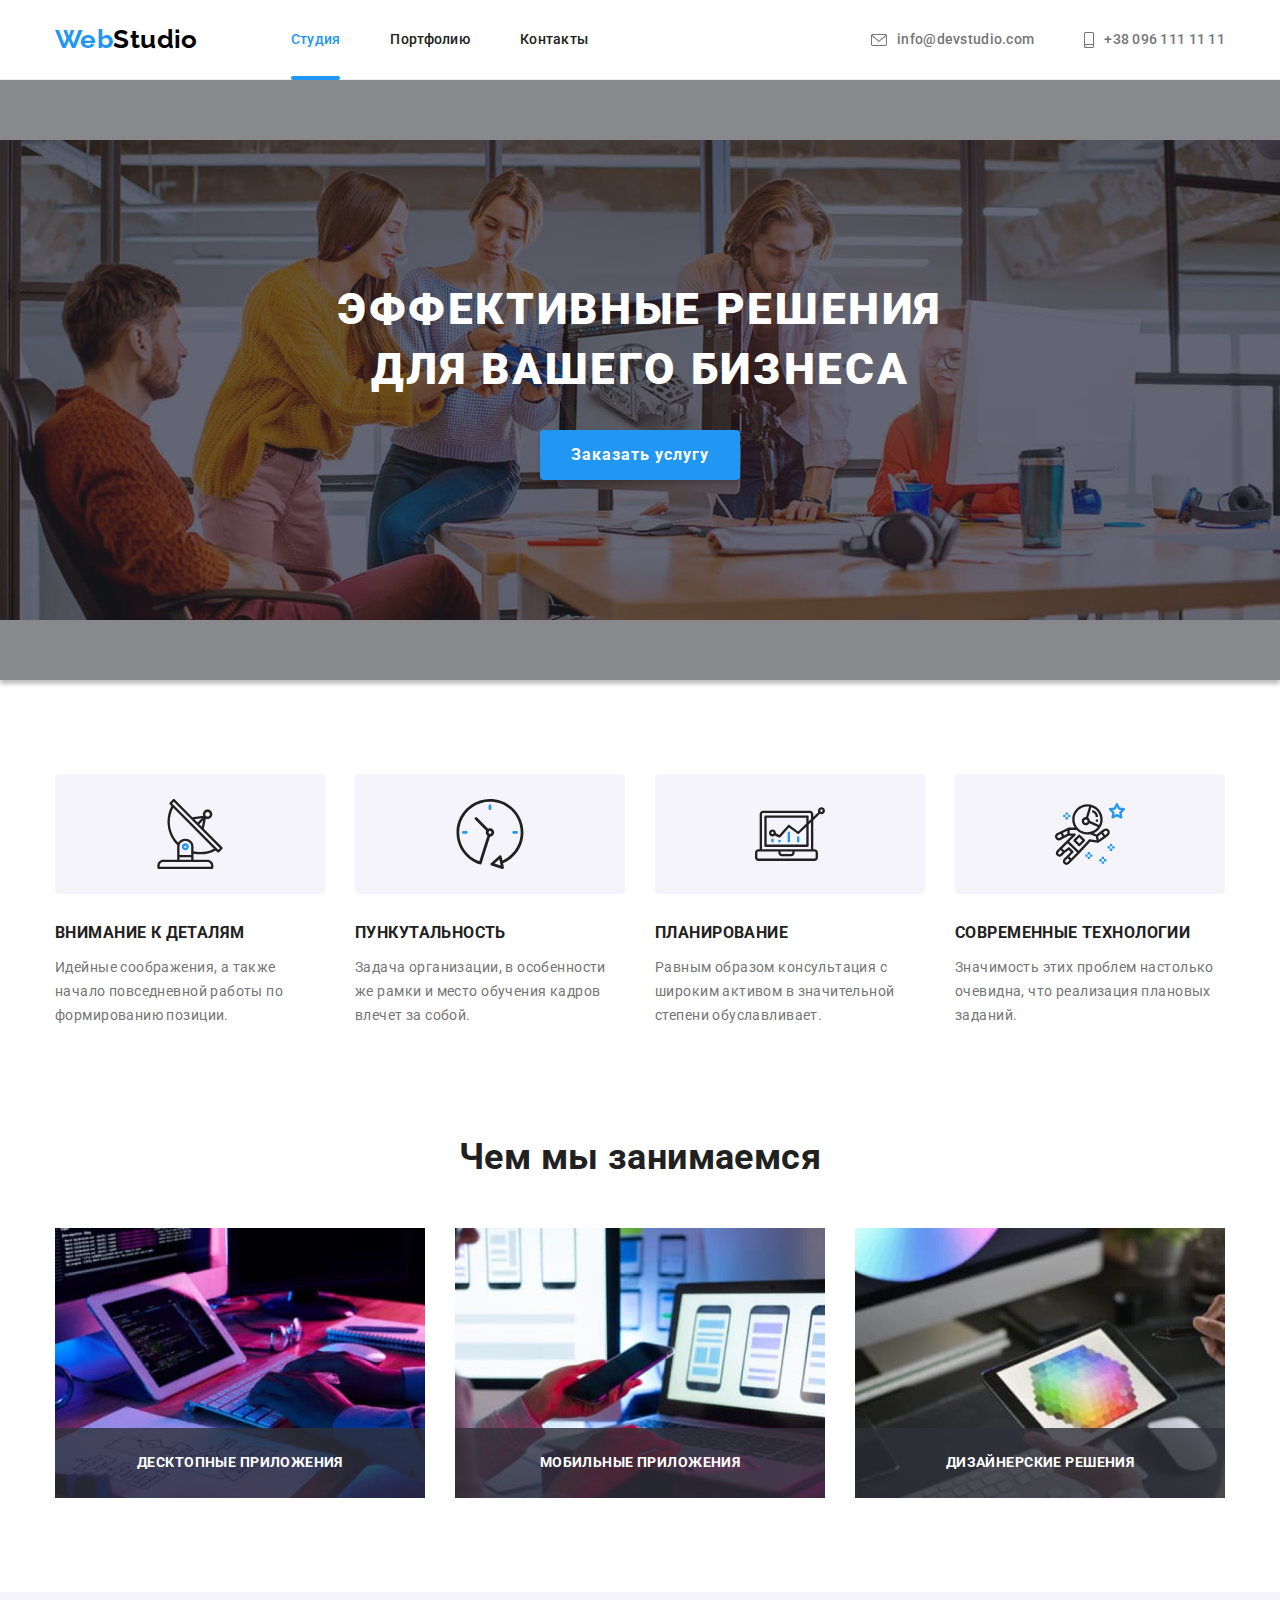
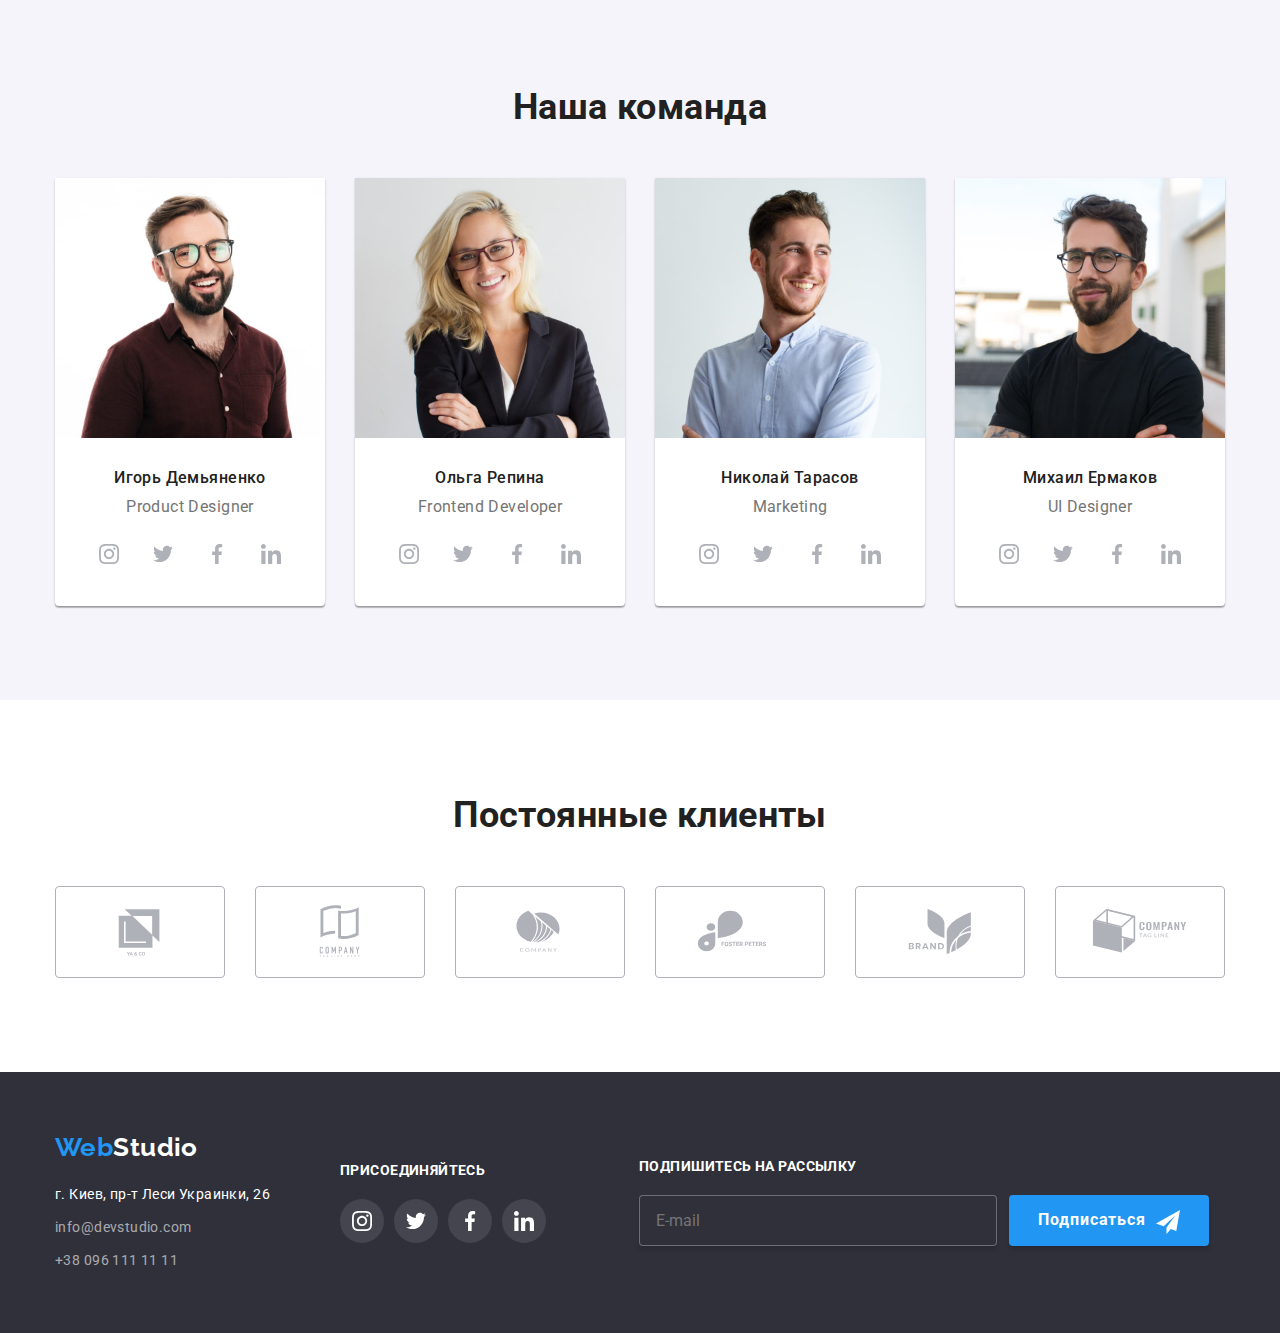
<file: index.html>
<!DOCTYPE html>
<html lang="ru">
<head>
    <meta charset="UTF-8">
    <meta http-equiv="X-UA-Compatible" content="IE=edge">
    <meta name="viewport" content="width=device-width, initial-scale=1.0">

    <link rel="preconnect" href="https://fonts.googleapis.com">
    <link rel="preconnect" href="https://fonts.gstatic.com" crossorigin>
    <link href="https://fonts.googleapis.com/css2?family=Raleway:wght@700&family=Roboto:wght@400;500;700;900&display=swap" rel="stylesheet">

    <link rel="stylesheet" href="https://cdnjs.cloudflare.com/ajax/libs/modern-normalize/1.0.0/modern-normalize.min.css"/>
    <link rel="stylesheet" href="./css/styles.css">

    <title>WebStudio</title>
</head>
<body>
    <header>
        <div class="container">
            <div class="header-box">
                <nav class="nav-box">
                    <a href="./" class="logo">
                        <span>Web</span>Studio
                    </a>
                <ul class="nav-list">
                    <li class="item">
                    <a href="./" class="link current">
                            Студия
                        </a>
                    </li>
                    <li class="item">
                        <a href="./portfolio.html" class="link">
                            Портфолию
                        </a>
                    </li>
                    <li class="item">
                        <a href="" class="link">
                            Контакты
                        </a>
                    </li>
                </ul>
                </nav>
                <ul class="contact-list">
                    <li class="item">
                        <a href="mailto:info@devstudio.com" class="contact">
                            <svg class="mail-icon">
                                <use href="./images/icons.svg#icon-mail"></use>
                            </svg>info@devstudio.com
                        </a>
                    </li>
                    <li class="item">
                        <a href="tel:+380961111111" class="contact">
                            <svg class="phone-icon">
                                <use href="./images/icons.svg#icon-phone"></use>
                            </svg>+38 096 111 11 11
                        </a>
                    </li>
                </ul>
            </div>
        </div>
    </header>


    <main>

        <!-- Hero -->

        <section class="hero">
            <div class="container">
                <h1 class="hero-title">
                    Эффективные решения<br> для вашего бизнеса
                </h1>
                <button type="button" class="hero-button" data-modal-open>Заказать услугу</button>
            </div>
        </section>

        <!-- Наши преимущества -->

        <section class="benefits">
            <div class="container">
                <h2 class="visually-hidden">Наши преимущества</h2>
            <ul class="benefits-list">
                <li class="item">
                    <div class="benefits-item-icon">
                        <svg class="benefits-icon">
                            <use href="./images/icons.svg#icon-antenna"></use>
                        </svg>
                    </div>
                    <h3 class="benefits-title">
                        ВНИМАНИЕ К ДЕТАЛЯМ
                    </h3>
                    <p>
                        Идейные соображения, а также начало повседневной работы по формированию позиции.
                    </p>
                </li>
                <li class="item">
                    <div class="benefits-item-icon">
                        <svg class="benefits-icon">
                            <use href="./images/icons.svg#icon-clock"></use>
                        </svg>
                    </div>
                    <h3 class="benefits-title">
                        ПУНКУТАЛЬНОСТЬ
                    </h3>
                    <p>
                        Задача организации, в особенности же рамки и место обучения кадров влечет за собой.
                    </p>
                </li>
                <li class="item">
                    <div class="benefits-item-icon">
                        <svg class="benefits-icon">
                            <use href="./images/icons.svg#icon-pc"></use>
                        </svg>
                    </div>
                    <h3 class="benefits-title">
                        ПЛАНИРОВАНИЕ
                    </h3>
                    <p>
                        Равным образом консультация с широким активом в значительной степени обуславливает.
                    </p>
                </li>
                <li class="item">
                    <div class="benefits-item-icon">
                        <svg class="benefits-icon">
                            <use href="./images/icons.svg#icon-astronaut"></use>
                        </svg>
                    </div>
                    <h3 class="benefits-title">
                        СОВРЕМЕННЫЕ ТЕХНОЛОГИИ
                    </h3>
                    <p>
                        Значимость этих проблем настолько очевидна, что реализация плановых заданий.
                    </p>
                </li>
            </ul>
            </div>
        </section>

        <!-- Чем мы занимаемся -->
        
        <section class="work">
            <div class="container">
                <h2 class="work-title">
                    Чем мы занимаемся
                </h2>
                <ul class="work-list">
                    <li class="item">
                        <img src="./images/box1.jpg" class="work-img" alt="отображение процесса написания кода">
                        <p class="work-text">Десктопные приложения</p>
                    </li>
                    <li class="item">
                        <img src="./images/box2.jpg" class="work-img" alt="отображение процесса моделирования структуры приложения">
                        <p class="work-text">Мобильные приложения</p>
                    </li>
                    <li class="item">
                        <img src="./images/box3.jpg" class="work-img" alt="изображения процесса коллористики">
                        <p class="work-text">Дизайнерские решения</p>
                    </li>
                </ul>
            </div>
        </section>

        <!-- Команада -->

        <section class="team">
            <div class="container">
                <h2 class="team-title">
                    Наша команда
                </h2>
                <ul class="team-list">
                    <li class="item">
                        <div>
                            <img src="./images/img1.jpg" class="team-img" alt="Фото Игорь Демьяненко">
                            <h3 class="teammember">
                                Игорь Демьяненко
                            </h3>
                            <p class="prof">
                                Product Designer
                            </p>
                        </div>
                        <ul class="social-list">
                            <li class="item">
                                <a href="" class="social">
                                    <svg class="social-icon">
                                        <use href="./images/icons.svg#icon-instagram"></use>
                                    </svg>
                                </a>
                            </li>
                            <li class="item">
                                <a href="" class="social">
                                    <svg class="social-icon">
                                        <use href="./images/icons.svg#icon-twitter"></use>
                                    </svg>
                                </a>
                            </li>
                            <li class="item">
                                <a href="" class="social">
                                    <svg class="social-icon">
                                        <use href="./images/icons.svg#icon-facebook"></use>
                                    </svg>
                                </a>
                            </li>
                            <li class="item">
                                <a href="" class="social">
                                    <svg class="social-icon">
                                        <use href="./images/icons.svg#icon-linkedin"></use>
                                    </svg>
                                </a>
                            </li>
                        </ul>
                    </li>
                    <li class="item">
                        <div>
                            <img src="./images/img2.jpg" class="team-img" alt="Фото Ольга Репина">
                            <h3 class="teammember">
                                Ольга Репина
                            </h3>
                            <p class="prof">
                                Frontend Developer
                            </p>
                        </div>
                        <ul class="social-list">
                            <li class="item">
                                <a href="" class="social">
                                    <svg class="social-icon">
                                        <use href="./images/icons.svg#icon-instagram"></use>
                                    </svg>
                                </a>
                            </li>
                            <li class="item">
                                <a href="" class="social">
                                    <svg class="social-icon">
                                        <use href="./images/icons.svg#icon-twitter"></use>
                                    </svg>
                                </a>
                            </li>
                            <li class="item">
                                <a href="" class="social">
                                    <svg class="social-icon">
                                        <use href="./images/icons.svg#icon-facebook"></use>
                                    </svg>
                                </a>
                            </li>
                            <li class="item">
                                <a href="" class="social">
                                    <svg class="social-icon">
                                        <use href="./images/icons.svg#icon-linkedin"></use>
                                    </svg>
                                </a>
                            </li>
                        </ul>
                    </li>
                    <li class="item">
                        <div>
                            <img src="./images/img3.jpg" class="team-img" alt="Фото Николай Тарасов">
                            <h3 class="teammember">
                                Николай Тарасов
                            </h3>
                            <p class="prof">
                                Marketing
                            </p>
                        </div>
                        <ul class="social-list">
                            <li class="item">
                                <a href="" class="social">
                                    <svg class="social-icon">
                                        <use href="./images/icons.svg#icon-instagram"></use>
                                    </svg>
                                </a>
                            </li>
                            <li class="item">
                                <a href="" class="social">
                                    <svg class="social-icon">
                                        <use href="./images/icons.svg#icon-twitter"></use>
                                    </svg>
                                </a>
                            </li>
                            <li class="item">
                                <a href="" class="social">
                                    <svg class="social-icon">
                                        <use href="./images/icons.svg#icon-facebook"></use>
                                    </svg>
                                </a>
                            </li>
                            <li class="item">
                                <a href="" class="social">
                                    <svg class="social-icon">
                                        <use href="./images/icons.svg#icon-linkedin"></use>
                                    </svg>
                                </a>
                            </li>
                        </ul>
                    </li>
                    <li class="item">
                        <div>
                            <img src="./images/img4.jpg" class="team-img" alt="Фото Михаил Ермаков">
                            <h3 class="teammember">
                                Михаил Ермаков
                            </h3>
                            <p class="prof">
                                UI Designer
                            </p>
                        </div>
                        <ul class="social-list">
                            <li class="item">
                                <a href="" class="social">
                                    <svg class="social-icon">
                                        <use href="./images/icons.svg#icon-instagram"></use>
                                    </svg>
                                </a>
                            </li>
                            <li class="item">
                                <a href="" class="social">
                                    <svg class="social-icon">
                                        <use href="./images/icons.svg#icon-twitter"></use>
                                    </svg>
                                </a>
                            </li>
                            <li class="item">
                                <a href="" class="social">
                                    <svg class="social-icon">
                                        <use href="./images/icons.svg#icon-facebook"></use>
                                    </svg>
                                </a>
                            </li>
                            <li class="item">
                                <a href="" class="social">
                                    <svg class="social-icon">
                                        <use href="./images/icons.svg#icon-linkedin"></use>
                                    </svg>
                                </a>
                            </li>
                        </ul>
                    </li>
                </ul>
            </div>
        </section>

        <!-- Постоянные клиенты -->

        <section class="clients">
            <div class="container">
                <h2 class="clients-title">Постоянные клиенты</h2>
                <ul class="clients-list">
                    <li class="item">
                        <a href="" class="clients-link">
                            <svg class="clients-icon">
                                <use href="./images/icons.svg#icon-ya-co"></use>
                            </svg>
                        </a>
                    </li>
                    <li class="item">
                        <a href="" class="clients-link">
                            <svg class="clients-icon">
                                <use href="./images/icons.svg#icon-tagline"></use>
                            </svg>
                        </a>
                    </li>
                    <li class="item">
                        <a href="" class="clients-link">
                            <svg class="clients-icon">
                                <use href="./images/icons.svg#icon-company"></use>
                            </svg>
                        </a>
                    </li>
                    <li class="item">
                        <a href="" class="clients-link">
                            <svg class="clients-icon">
                                <use href="./images/icons.svg#icon-foster-peters"></use>
                            </svg>
                        </a>
                    </li>
                    <li class="item">
                        <a href="" class="clients-link">
                            <svg class="clients-icon">
                                <use href="./images/icons.svg#icon-brand"></use>
                            </svg>
                        </a>
                    </li>
                    <li class="item">
                        <a href="" class="clients-link">
                            <svg class="clients-icon">
                                <use href="./images/icons.svg#icon-tag-line-company"></use>
                            </svg>
                        </a>
                    </li>
                </ul>
            </div>
        </section>

    </main>


    <footer>
        <div class="container">
            <div class="footer-box">
                <div class="footer-address-box">
                    <a href="./" class="logo-bottom">
                    <span>Web</span>Studio
                    </a>
                    <address>
                        <ul class="address-list">
                            <li class="item">
                                <a href="https://goo.gl/maps/whAi3UK1nWmwFPA69" class="geo">г. Киев, пр-т Леси Украинки, 26</a>
                            </li>
                            <li class="item">
                                <a href="mailto:info@devstudio.com" class="address-contact">
                                    info@devstudio.com
                                </a>
                            </li>
                            <li class="item">
                                <a href="tel:+380961111111" class="address-contact">
                                    +38 096 111 11 11
                                </a>
                            </li>
                        </ul>
                    </address>
                </div>

                <div class="footer-social-box">
                    <p class="footer-text">Присоединяйтесь</p>
                    <ul class="footer-social-list">
                        <li class="item">
                            <a href="" class="footer-social">
                                <svg class="footer-social-icon">
                                    <use href="./images/icons.svg#icon-instagram"></use>
                                </svg>
                            </a>
                        </li>
                        <li class="item">
                            <a href="" class="footer-social">
                                <svg class="footer-social-icon">
                                    <use href="./images/icons.svg#icon-twitter"></use>
                                </svg>
                            </a>
                        </li>
                        <li class="item">
                            <a href="" class="footer-social">
                                <svg class="footer-social-icon">
                                    <use href="./images/icons.svg#icon-facebook"></use>
                                </svg>
                            </a>
                        </li>
                        <li class="item">
                            <a href="" class="footer-social">
                                <svg class="footer-social-icon">
                                    <use href="./images/icons.svg#icon-linkedin"></use>
                                </svg>
                            </a>
                        </li>
                    </ul>
                </div>

                <div class="footer-form">
                    <form action="" class="footer-form">
                        <h3 class="footer-text">Подпишитесь на рассылку</h3>
                        <div class="footer-form-feald">
                            <input type="email" name="user-email" id="" class="footer-form-input" placeholder="E-mail" required>
                            <button type="submit" class="footer-button">
                                Подписаться
                                <svg class="icon-send">
                                    <use href="./images/icons.svg#icon-send"></use>
                                </svg>
                            </button>
                        </div>
                    </form>
                </div>
            </div>
        </div>
    </footer>

    <!-- Modal Window -->

    <div class="backdrop is-hidden" data-modal>
        <div class="modal">
            <button type="button" class="close-btn" data-modal-close>
                <svg class="icon-close">
                    <use href="./images/icons.svg#icon-close"></use>
                </svg>
            </button>

            <form class="modal-form" action="">

                <h3 class="form-title">Оставьте свои данные, мы вам перезвоним</h3>

                <div class="form-feald">
                    <label for="name" class="input-label">Имя</label>
                    <input type="text" name="" id="name" class="form-input" required>
                    <svg class="input-icon">
                        <use href="./images/icons.svg#form-name-icon"></use>
                    </svg>
                </div>

                <div class="form-feald">
                    <label for="phone" class="input-label">Телефон</label>
                    <input type="tel" name="" id="phone" class="form-input" required>
                    <svg class="input-icon">
                        <use href="./images/icons.svg#form-phone-icon"></use>
                    </svg>
                </div>

                <div class="form-feald">
                    <label for="email" class="input-label">Почта</label>
                    <input type="email" name="" id="email" class="form-input" required>
                    <svg class="input-icon">
                        <use href="./images/icons.svg#form-mail-icon"></use>
                    </svg>
                </div>

                <div class="form-feald">
                    <label for="comment" class="input-label">Комментарий</label>
                    <textarea class="client-comment" name="" id="comment"  placeholder="Введите текст"></textarea>
                </div>

                <div class="licence">
                    <input type="checkbox" name="" id="licence" class="licence-check" required>
                    <label for="licence" class="licence-label">Соглашаюсь с рассылкой и принимаю <a href="#" class="licence-link">Условия договора</a></label>
                    <svg class="checked">
                        <use href="./images/icons.svg#checked"></use>
                    </svg>
                    <svg class="unchecked">
                        <use href="./images/icons.svg#unchecked"></use>
                    </svg>
                </div>

                <button type="submit" class="form-button">Отправить</button>

            </form>
        </div>
    </div>
    <script src="./js/modal.js"></script>
</body>
</html>
</file>
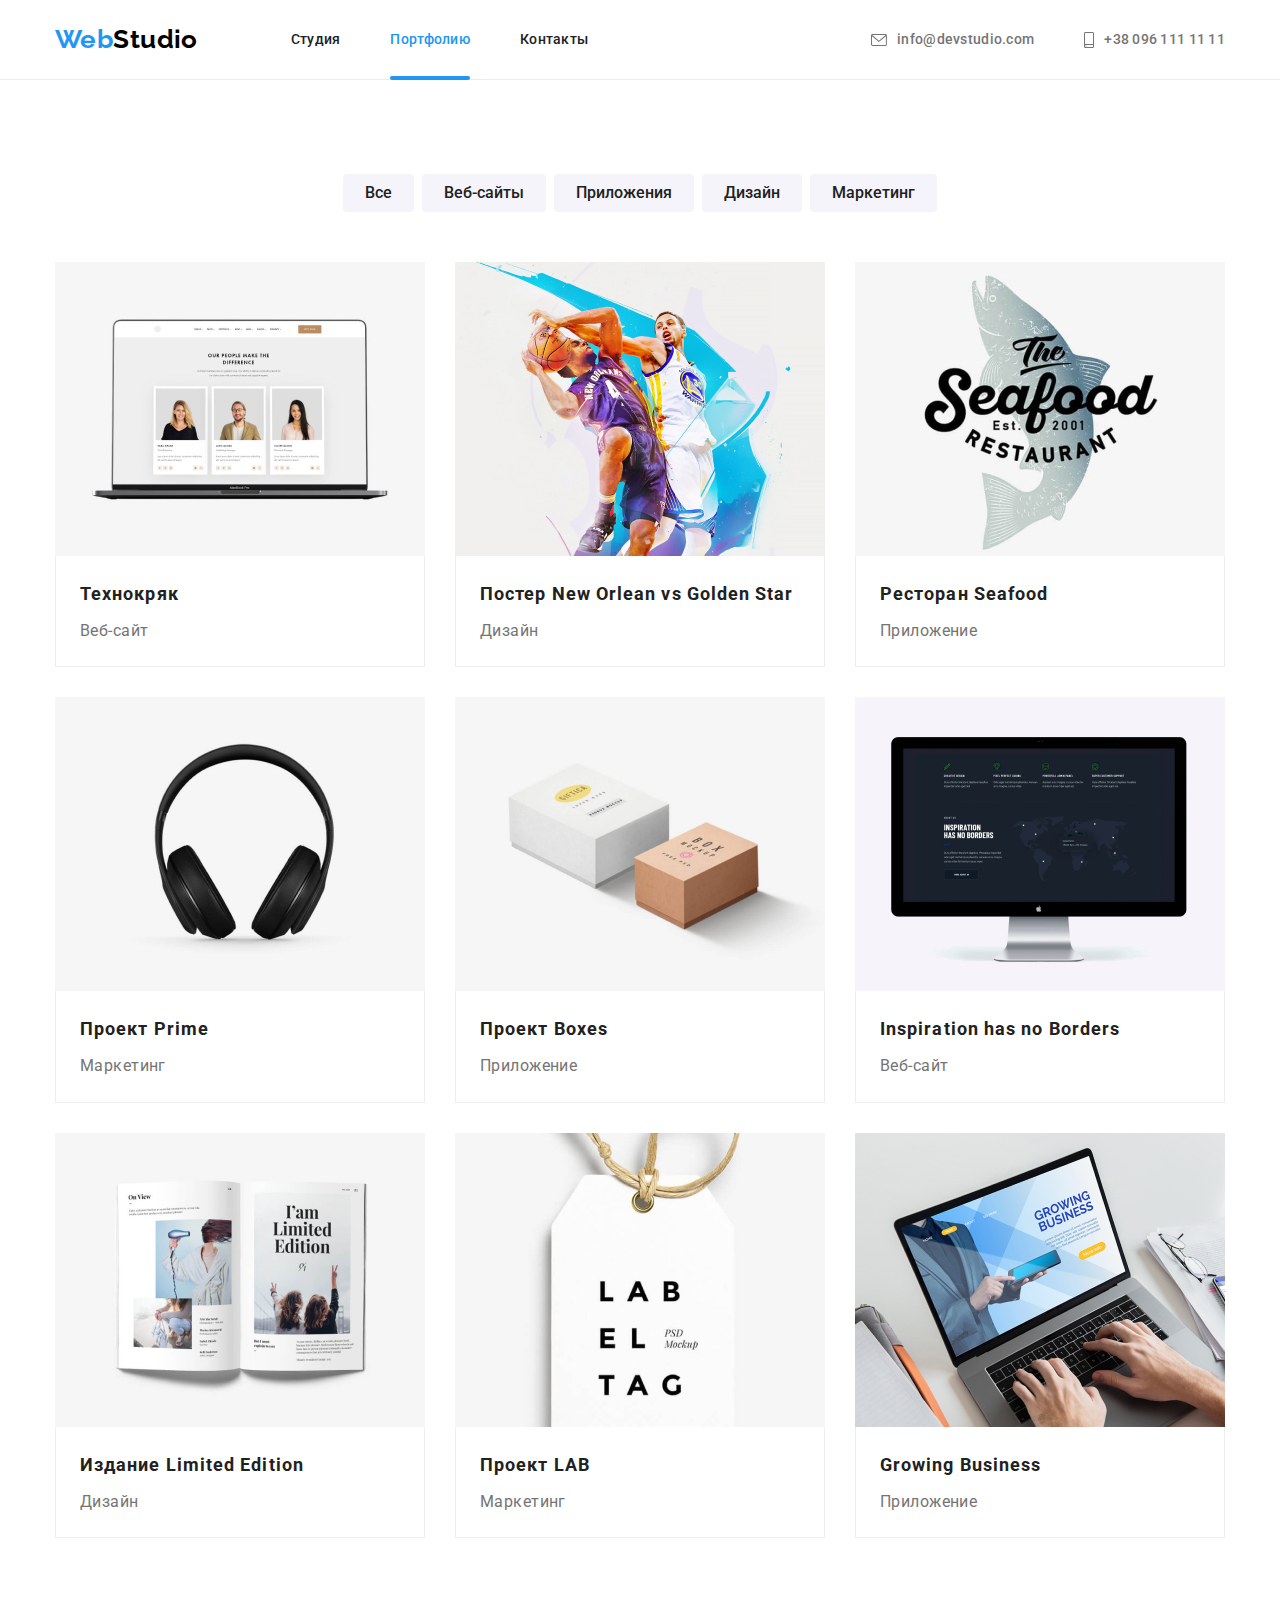
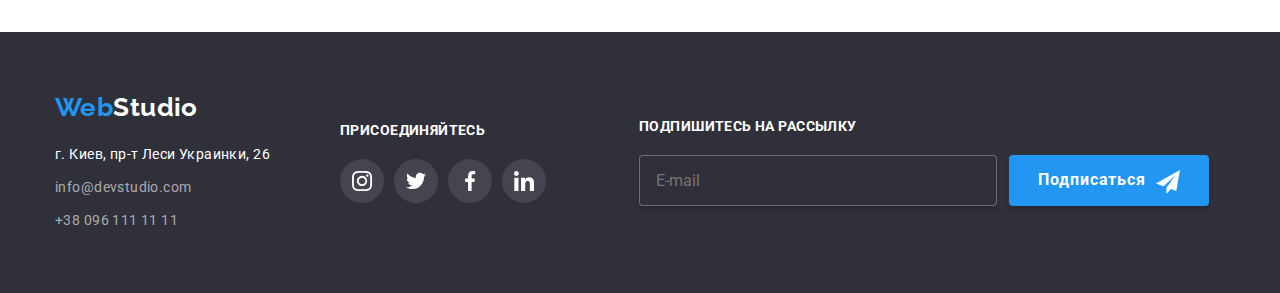
<file: portfolio.html>
<!DOCTYPE html>
<html lang="ru">
<head>
    <meta charset="UTF-8">
    <meta http-equiv="X-UA-Compatible" content="IE=edge">
    <meta name="viewport" content="width=device-width, initial-scale=1.0">

    <link rel="preconnect" href="https://fonts.googleapis.com">
    <link rel="preconnect" href="https://fonts.gstatic.com" crossorigin>
    <link href="https://fonts.googleapis.com/css2?family=Raleway:wght@700&family=Roboto:wght@400;500;700;900&display=swap" rel="stylesheet">

    <link rel="stylesheet" href="https://cdnjs.cloudflare.com/ajax/libs/modern-normalize/1.0.0/modern-normalize.min.css"/>
    <link rel="stylesheet" href="./css/styles.css">

    <title>WebStudio Portfolio</title>
</head>
<body>
    <header>
        <div class="container">
            <div class="header-box">
                <nav class="nav-box">
                    <a href="./" class="logo">
                        <span>Web</span>Studio
                    </a>
                <ul class="nav-list">
                    <li class="item">
                    <a href="./" class="link ">
                            Студия
                        </a>
                    </li>
                    <li class="item">
                        <a href="./portfolio.html" class="link current">
                            Портфолию
                        </a>
                    </li>
                    <li class="item">
                        <a href="" class="link">
                            Контакты
                        </a>
                    </li>
                </ul>
                </nav>
                <ul class="contact-list">
                    <li class="item">
                        <a href="mailto:info@devstudio.com" class="contact">
                            <svg class="mail-icon">
                                <use href="./images/icons.svg#icon-mail"></use>
                            </svg>info@devstudio.com
                        </a>
                    </li>
                    <li class="item">
                        <a href="tel:+380961111111" class="contact">
                            <svg class="phone-icon">
                                <use href="./images/icons.svg#icon-phone"></use>
                            </svg>+38 096 111 11 11
                        </a>
                    </li>
                </ul>
            </div>
        </div>
    </header>

    <main>
        <section class="portfolio">
            <div class="container">
                <h1 class="visually-hidden">Наше портфолио</h1>

                <!-- Кнопки -->

                <ul class="button-list">
                    <li class="item">
                        <button type="button" class="button">
                            Все
                        </button>
                    </li>
                    <li class="item">
                        <button type="button" class="button">
                            Веб-сайты
                        </button>
                    </li>
                    <li class="item">
                        <button type="button" class="button">
                            Приложения
                        </button>
                    </li>
                    <li class="item">
                        <button type="button" class="button">
                            Дизайн
                        </button>
                    </li>
                    <li class="item">
                        <button type="button" class="button">
                            Маркетинг
                        </button>
                    </li>
                </ul>

                <!-- Портфолио -->

                <ul class="project-list">
                    <li class="item">
                        <div class="project-box">
                            <img src="./images/portfolio/img1.jpg" class="project-img" alt="Изображение ноутбука с открытым сайтом">
                            <p class="project-overlay">
                                Ресурс предлагает комплексные предложения с разным уровнем функционала и сервисов. Все это позволит посетителю получить исчерпывающие сведения о компании или частном лице.
                            </p>
                        </div>
                        <div class="project-itm-box">
                            <h2 class="project-name">Технокряк</h2>
                            <p class="project-text">Веб-сайт</p>
                        </div>
                    </li>
                    <li class="item">
                        <div class="project-box">
                            <img src="./images/portfolio/img2.jpg" class="project-img" alt="Два спорцмена играют в баскетбол">
                            <p class="project-overlay">
                                Ресурс предлагает комплексные предложения с разным уровнем функционала и сервисов. Все это позволит посетителю получить исчерпывающие сведения о компании или частном лице.
                            </p>
                        </div>                         
                        <div class="project-itm-box">
                            <h2 class="project-name">Постер New Orlean vs Golden Star</h2>
                            <p class="project-text">Дизайн</p>
                        </div>
                    </li>
                    <li class="item">
                        <div class="project-box">
                            <img src="./images/portfolio/img3.jpg" class="project-img" alt="Логотип ресторана Seafood">
                            <p class="project-overlay">
                                Ресурс предлагает комплексные предложения с разным уровнем функционала и сервисов. Все это позволит посетителю получить исчерпывающие сведения о компании или частном лице.
                            </p>
                        </div>
                        <div class="project-itm-box">
                            <h2 class="project-name">Ресторан Seafood</h2>
                            <p class="project-text">Приложение</p>
                        </div>
                    </li>
                    <li class="item">
                        <div class="project-box">
                            <img src="./images/portfolio/img4.jpg" class="project-img" alt="Наушники">
                            <p class="project-overlay">
                                Ресурс предлагает комплексные предложения с разным уровнем функционала и сервисов. Все это позволит посетителю получить исчерпывающие сведения о компании или частном лице.
                            </p>
                        </div>
                        <div class="project-itm-box">
                            <h2 class="project-name">Проект Prime</h2>
                            <p class="project-text">Маркетинг</p>
                        </div>
                    </li>
                    <li class="item">
                        <div class="project-box">
                            <img src="./images/portfolio/img5.jpg" class="project-img" alt="Две коробочки белого и кремового цвета">
                            <p class="project-overlay">
                                Ресурс предлагает комплексные предложения с разным уровнем функционала и сервисов. Все это позволит посетителю получить исчерпывающие сведения о компании или частном лице.
                            </p>
                        </div>
                        <div class="project-itm-box">
                            <h2 class="project-name">Проект Boxes</h2>
                            <p class="project-text">Приложение</p>
                        </div>
                    </li>
                    <li class="item">
                        <div class="project-box">
                            <img src="./images/portfolio/img6.jpg" class="project-img" alt="Изображение моноблока с открытым сайтом">
                            <p class="project-overlay">
                                Ресурс предлагает комплексные предложения с разным уровнем функционала и сервисов. Все это позволит посетителю получить исчерпывающие сведения о компании или частном лице.
                            </p>
                        </div>
                        <div class="project-itm-box">
                            <h2 class="project-name">Inspiration has no Borders</h2>
                            <p class="project-text">Веб-сайт</p>
                        </div>
                    </li>
                    <li class="item">
                        <div class="project-box">
                            <img src="./images/portfolio/img7.jpg" class="project-img" alt="Открытое издание Limited Edition">
                            <p class="project-overlay">
                                Ресурс предлагает комплексные предложения с разным уровнем функционала и сервисов. Все это позволит посетителю получить исчерпывающие сведения о компании или частном лице.
                            </p>
                        </div>
                        <div class="project-itm-box">
                            <h2 class="project-name">Издание Limited Edition</h2>
                            <p class="project-text">Дизайн</p>
                        </div>
                    </li>
                    <li class="item">
                        <div class="project-box">
                            <img src="./images/portfolio/img8.jpg" class="project-img" alt="Бирка с надписью LAB">
                            <p class="project-overlay">
                                Ресурс предлагает комплексные предложения с разным уровнем функционала и сервисов. Все это позволит посетителю получить исчерпывающие сведения о компании или частном лице.
                            </p>
                        </div>
                        <div class="project-itm-box">
                            <h2 class="project-name">Проект LAB</h2>
                            <p class="project-text">Маркетинг</p>
                        </div>
                    </li>
                    <li class="item">
                        <div class="project-box">
                            <img src="./images/portfolio/img9.jpg" class="project-img" alt="Ноутбук с открытым приложением Growing Business">
                            <p class="project-overlay">
                                Ресурс предлагает комплексные предложения с разным уровнем функционала и сервисов. Все это позволит посетителю получить исчерпывающие сведения о компании или частном лице.
                            </p>
                        </div>
                        <div class="project-itm-box">
                            <h2 class="project-name">Growing Business</h2>
                            <p class="project-text">Приложение</p>
                        </div>
                    </li>
                </ul>
            </div>
        </section>
    </main>

    <footer>
        <div class="container">
            <div class="footer-box">
                <div class="footer-address-box">
                    <a href="./" class="logo-bottom">
                    <span>Web</span>Studio
                    </a>
                    <address>
                        <ul class="address-list">
                            <li class="item">
                                <a href="https://goo.gl/maps/whAi3UK1nWmwFPA69" class="geo">г. Киев, пр-т Леси Украинки, 26</a>
                            </li>
                            <li class="item">
                                <a href="mailto:info@devstudio.com" class="address-contact">
                                    info@devstudio.com
                                </a>
                            </li>
                            <li class="item">
                                <a href="tel:+380961111111" class="address-contact">
                                    +38 096 111 11 11
                                </a>
                            </li>
                        </ul>
                    </address>
                </div>

                <div class="footer-social-box">
                    <p class="footer-text">Присоединяйтесь</p>
                    <ul class="footer-social-list">
                        <li class="item">
                            <a href="" class="footer-social">
                                <svg class="footer-social-icon">
                                    <use href="./images/icons.svg#icon-instagram"></use>
                                </svg>
                            </a>
                        </li>
                        <li class="item">
                            <a href="" class="footer-social">
                                <svg class="footer-social-icon">
                                    <use href="./images/icons.svg#icon-twitter"></use>
                                </svg>
                            </a>
                        </li>
                        <li class="item">
                            <a href="" class="footer-social">
                                <svg class="footer-social-icon">
                                    <use href="./images/icons.svg#icon-facebook"></use>
                                </svg>
                            </a>
                        </li>
                        <li class="item">
                            <a href="" class="footer-social">
                                <svg class="footer-social-icon">
                                    <use href="./images/icons.svg#icon-linkedin"></use>
                                </svg>
                            </a>
                        </li>
                    </ul>
                </div>

                <div class="footer-form">
                    <form action="" class="footer-form">
                        <h3 class="footer-text">Подпишитесь на рассылку</h3>
                        <div class="footer-form-feald">
                            <input type="email" name="user-email" id="" class="footer-form-input" placeholder="E-mail" required>
                            <button type="submit" class="footer-button">
                                Подписаться
                                <svg class="icon-send">
                                    <use href="./images/icons.svg#icon-send"></use>
                                </svg>
                            </button>
                        </div>
                    </form>
                </div>
            </div>
        </div>
    </footer>
</body>
</html>
</file>
<file: css/styles.css>
html {
    box-sizing: border-box;
}

*,
*::after,
*::before {
    box-sizing: inherit;
}


/* 250ms cubic-bezier(0.4, 0, 0.2, 1) */

:root {
    --main-text-color: #757575;
    --second-text-color: #212121;
    --third-text-color: #ffffff;
    --footer-text-color: #ffffff;
    --footer-bg-color: #2F303A;
    --accent-color: #2196F3;
    --logo-color: #000000;
    --contact-top-color: #757575;
    --contact-bottom-color: rgba(255, 255, 255, 0.6);
    --hero-text-color: #ffffff;
    --button-color: #F5F4FA;
    --second-bg-color: #F5F4FA;
    --border-color: #ECECEC;
    --portfolio-border-color: #EEEEEE;
    --hero-bg-color: #C4C4C4;
    --benefits-icon-bg-color: #F5F4FA;
    --social-icon-color: #AFB1B8;
    --social-icon-hover-color : #ffffff;
    --clients-icon-color: #AFB1B8;
    --footer-icon-bg-color: rgba(255, 255, 255, 0.1);
    --work-text-bgc: rgba(47, 48, 58, 0.8);
    --project-popup-bgc: rgba(33, 150, 243, 0.9);
    }

/* globall styles */

body {
    font-family: 'Roboto', sans-serif;
    color: var(--main-text-color);
    font-style: normal;
    font-weight: 400;
    font-size: 14px;
    line-height: 1.7;
    letter-spacing: 0.03em;
}

a {
    text-decoration: none;
}

ul {
    list-style: none;
    padding: 0;
    margin: 0;
}

h2 {
    font-weight: 700;
    font-size: 36px;
    line-height: 1.17;
    text-align: center;
    color: var(--second-text-color);
}

/* classes */

.container {
    max-width: 1200px;
    min-width: 1200px;
    padding-left: 15px;
    padding-right: 15px;
    margin-left: auto;
    margin-right: auto;
}

.visually-hidden { 
    position: absolute; 
    width: 1px; 
    height: 1px; 
    margin: -1px; 
    border: 0; 
    padding: 0; 
    white-space: nowrap; 
    clip-path: inset(100%); 
    clip: rect(0 0 0 0); 
    overflow: hidden; 
} 

/* header */

header {
    border-bottom: solid 1px var(--border-color); 
}
.header-box {
    display: flex;
    margin-bottom: -1px; 
}

.nav-box {
    display: flex;
}

.logo {
    display: block;
    padding-top: 24px;
    padding-bottom: 24px;
    margin-right: 93px;

    font-family: 'Raleway', sans-serif;
    font-weight: 700;
    font-size: 26px;
    line-height: 1.2;
    color: var(--logo-color);
}

.logo > span {
    color: var(--accent-color);
}

.nav-list {
    display: flex;
}

.nav-list > .item + .item{
    margin-left: 50px;
}

.link {
    position: relative;
    display: block;
    padding-top: 32px;
    padding-bottom: 32px;

    font-weight: 500;
    line-height: 1.14;
    letter-spacing: 0.02em;
    color: var(--second-text-color);

    transition: color 250ms cubic-bezier(0.4, 0, 0.2, 1);
}

.link::after {
    content: "";
    position: absolute;
    left: 0;
    bottom: 0;

    width: 100%;
    height: 4px;
    border-radius: 2px;

    background-color: var(--accent-color);
    opacity: 0;

    transition: opacity 250ms cubic-bezier(0.4, 0, 0.2, 1);
}

.current {
    color: var(--accent-color);
}

.current::after {
    content: "";
    position: absolute;
    left: 0;
    bottom: 0;

    width: 100%;
    height: 4px;
    border-radius: 2px;

    background-color: var(--accent-color);
    opacity: 1;
}

.contact-list {
    display: flex;
    margin-left: auto;
}

.contact-list > .item + .item {
    margin-left: 50px;
}

.contact {
    display: flex;
    align-items: center;
    padding-top: 32px;
    padding-bottom: 32px;
    
    color: var(--contact-top-color);
    font-weight: 500;
    line-height: 1.14;
    letter-spacing: 0.02em;

    transition: color 250ms cubic-bezier(0.4, 0, 0.2, 1);
}

.mail-icon {
    width: 16px;
    height: 12px;
    fill: currentColor;

    margin-right: 10px;
}

.phone-icon {
    width: 10px;
    height: 16px;
    fill: currentColor;
            
    margin-right: 10px;
}

.link:hover,
.link:focus,
.contact:hover,
.contact:focus {
    color: var(--accent-color);
}

.link:hover::after,
.link:focus::after{
    opacity: 1;
}

/* footer */

footer {
    background-color: var(--footer-bg-color);
    padding-top: 60px;
    padding-bottom: 60px;
}

.footer-box {
    display: flex;
    align-items: center;
}

.footer-address-box {
    margin-right: 70px;
}

.logo-bottom {
    color: var(--footer-text-color);
    font-family: 'Raleway', sans-serif;
    font-weight: 700;
    font-size: 26px;
    line-height: 1.2;
    display: block;
    margin-bottom: 20px;
}

.logo-bottom > span {
    color: var(--accent-color);
}

.address-list > .item + .item {
    margin-top: 9px;
}

.geo,
.address-contact {
    color: var(--footer-text-color);
    font-weight: 400;
    line-height: 1.71;
    transition: color 250ms cubic-bezier(0.4, 0, 0.2, 1);
}

.address-contact {
    color: var(--contact-bottom-color);
}

.geo:hover,
.geo:focus,
.address-contact:hover,
.address-contact:focus {
    color: var(--accent-color);
}

address {
    font-style: normal;
}

.footer-social-box {
    color: var(--footer-text-color);
    margin-right: 93px;
}

.footer-text {
    margin: 0;
    font-weight: 700;
    font-size: 14px;
    line-height: 1.14;
    text-transform: uppercase;
    color: var(--footer-text-color);
    margin-bottom: 20px;
}

.footer-social-list {
    display: flex;
}

.footer-social-list > .item + .item {
    margin-left: 10px;
}

.footer-social {
    display: flex;
    justify-items: center;
    align-items: center;
    border-radius: 50%;
    padding: 12px;
    color: inherit;
    background-color: var(--footer-icon-bg-color);
    transition: background-color 250ms cubic-bezier(0.4, 0, 0.2, 1);
}

.footer-social:hover,
.footer-social:focus {
    background-color: var(--accent-color);
}

.footer-social-icon {
    width: 20px;
    height: 20px;
    fill: currentColor;
}

.footer-form-feald {
    display: flex;
}

.footer-form-input {
    background-color: var(--footer-bg-color);
    border: 1px solid rgba(255, 255, 255, 0.3);
    border-radius: 4px;
    box-shadow: 0px 4px 4px rgba(0, 0, 0, 0.15);
    margin-right: 12px;
    min-width: 358px;
    padding: 0 16px;
    font-size: 16px;
    line-height: 1.25px;
    color: var(--contact-bottom-color);
    outline: none;
}

.footer-button {
    display: flex;
    justify-content: center;
    color: var(--hero-text-color);
    box-shadow: 0px 4px 4px rgba(0, 0, 0, 0.15);
    border-radius: 4px;
    border: none;
    min-width: 200px;
    padding: 10px;
    font-family: 'Roboto';
    font-weight: 700;
    font-size: 16px;
    line-height: 1.9;
    letter-spacing: 0.06em;
    background-color: var(--accent-color);
    transition: background-color 250ms cubic-bezier(0.4, 0, 0.2, 1);
}

.footer-button:hover,
.footer-button:focus{
    background-color: #188CE8;
}

.icon-send {
    height: 24px;
    width: 24px;
    margin-left: 10px;

    fill: currentColor;

    transform: translateY(5px);
}

/* hero */

.hero {
    padding-top: 200px;
    padding-bottom: 200px;

    background-color: var(--hero-bg-color);
    box-shadow: 0px 4px 4px rgba(0, 0, 0, 0.25);
    background-image: linear-gradient(rgba(47, 48, 58, 0.4), rgba(47, 48, 58, 0.4)),
        url(../images/bg_img.jpg);
    background-position: center;
    background-repeat: no-repeat;
    background-size: contain;

    text-align: center;
}

.hero-title {
    margin-top: 0;
    margin-bottom: 30px;

    color: var(--hero-text-color);
    font-weight: 900;
    font-size: 44px;
    line-height: 1.36;
    text-align: center;
    letter-spacing: 0.06em;
    text-transform: uppercase;
}

.hero-button {
    color: var(--hero-text-color);
    box-shadow: 0px 4px 4px rgba(0, 0, 0, 0.15);
    border-radius: 4px;
    border: none;
    min-width: 200px;
    padding: 10px;
    font-family: 'Roboto';
    font-weight: 700;
    font-size: 16px;
    line-height: 1.9;
    letter-spacing: 0.06em;
    background-color: var(--accent-color);
    transition: background-color 250ms cubic-bezier(0.4, 0, 0.2, 1);
}

.hero-button:hover,
.hero-button:focus{
    background-color: #188CE8;
}

/* Наши преимущества */

.benefits {
    padding-top: 94px;
    padding-bottom: 94px;
}

.benefits-list {
    display: flex;
}

.benefits-list > .item {
    width: 270px;
}

.benefits-list > .item + .item {
    margin-left: 30px;
}

.benefits-item-icon {
    display: flex;
    justify-content: center;
    align-items: center;
    width: 270px;
    height: 120px;
    margin-bottom: 30px;

    border-radius: 4px;
    background-color: var(--benefits-icon-bg-color);
}

.benefits-icon {
    width: 70px;
    height: 70px;
}

.benefits-title {
    margin-top: 0;
    margin-bottom: 10px;

    color: var(--second-text-color);
    font-weight: 700;
    font-size: 16px;
    line-height: 1.14;
}

/* Чем мы занимаемся */

.work {
    padding-bottom: 94px;
}

.work-title {
    text-align: center;
    margin-top: 0;
    margin-bottom: 50px;
}

.work-list {
    display: flex;
}

.work-list > .item {
    position: relative;
}

.work-list > .item + .item {
    margin-left: 30px;
}

.work-img{
    display: block;
    width: 370px;
    height: 270px;
}

.work-text {
    position: absolute;
    left: 0;
    bottom: 0;
    display: block;

    width: 100%;
    margin: 0;
    padding: 27px 0;

    font-weight: 700;
    line-height: 1.14;
    text-align: center;
    text-transform: uppercase;
    color: var(--third-text-color);
    background-color: var(--work-text-bgc);
}

/* команда */

.team {
    padding-top: 94px;
    padding-bottom: 94px;
    background-color: var(--second-bg-color);
}

.team-title {
    margin-top: 0;
    margin-bottom: 50px;
    text-align: center;
}

.team-list {
    display: flex;
}

.team-list > .item {
    box-shadow: 0px 1px 3px rgba(0, 0, 0, 0.12), 0px 1px 1px rgba(0, 0, 0, 0.14), 0px 2px 1px rgba(0, 0, 0, 0.2);
    border-radius: 0px 0px 4px 4px;
    display: flex;
    flex-wrap: wrap;
    justify-content: center;
    background-color: #fff;
}

.team-list > .item + .item {
    margin-left: 30px;
}

.team-img {
    display: block;
    width: 270px;
    height: 260px;
    margin-bottom: 30px;
}

.teammember {
    color: var(--second-text-color);
    font-weight: 500;
    font-size: 16px;
    line-height: 1.19;
    text-align: center;
    margin-top: 0;
    margin-bottom: 10px;
}

.prof {
    color: var(--contact-top-color);
    font-weight: 400;
    font-size: 16px;
    line-height: 1.19;
    text-align: center;
    margin-top: 0;
    margin-bottom: 16px;
}

.social-list {
    display: flex;
    margin-bottom: 30px;
}

.social-list > .item + .item {
    margin-left: 10px;
}

.social {
    display: flex;
    justify-items: center;
    align-items: center;
    border-radius: 50%;
    padding: 12px;
    color: var(--social-icon-color);

    transition: color 250ms cubic-bezier(0.4, 0, 0.2, 1),
                background-color 250ms cubic-bezier(0.4, 0, 0.2, 1);
}

.social:hover,
.social:focus {
    color: var(--social-icon-hover-color);
    background-color: var(--accent-color);
}

.social-icon {
    width: 20px;
    height: 20px;
    fill: currentColor;
}


/* clients */

.clients {
    padding-top: 94px;
    padding-bottom: 94px;
}

.clients-title {
    margin-top: 0;
    margin-bottom: 50px;
}

.clients-list {
    display: flex;
}

.clients-list > .item + .item {
    margin-left: 30px;
}

.clients-link {
    display: flex;
    justify-content: center;
    align-items: center;
    width: 170px;
    height: 92px;
    border-radius: 4px;
    border: 1px solid var(--clients-icon-color);
    color: var(--clients-icon-color);
    transition: color 250ms cubic-bezier(0.4, 0, 0.2, 1),
                border-color 250ms cubic-bezier(0.4, 0, 0.2, 1);
}

.clients-icon {
    width: 106px;
    height: 60px;
    fill: currentColor;
}

.clients-link:hover,
.clients-link:focus {
    border-color: var(--accent-color);
    color: var(--accent-color);
}

/* Модалка */

.backdrop {
    position: fixed;
    top: 0;
    left: 0;
    width: 100%;
    height: 100%;
    background-color: rgba(0, 0, 0, 0.2);
    transition: opacity 250ms cubic-bezier(0.4, 0, 0.2, 1);
}

.modal {
    position: absolute;
    top: 50%;
    left: 50%;
    transform: translate(-50%, -50%);
    width: 530px;
    padding: 40px;
    
    background-color: #fff;    
}

.close-btn {
    position: absolute;
    top: 8px;
    right: 8px;

    padding: 6px;
    background-color: #fff;
    border: 1px solid rgba(0, 0, 0, 0.1);
    border-radius: 50%;
    color: var(--main-text-color);

    transition: border-color 250ms cubic-bezier(0.4, 0, 0.2, 1),
                color 250ms cubic-bezier(0.4, 0, 0.2, 1);
}

.modal-form {
    display: flex;
    flex-direction: column;
}

.form-title {
    font-weight: 700;
    font-size: 20px;
    line-height: 1.15;
    text-align: center;
    color: var(--second-text-color);

    margin: 0 0 12px 0;
}

.form-feald {
    display: flex;
    flex-direction: column;
    position: relative;
    margin-bottom: 10px;
}

.input-label {
    margin-bottom: 4px;

    font-size: 12px;
    line-height: 1.17;
    letter-spacing: 0.01em;

    color: var(--main-text-color);
}

.form-input {
    padding-left: 42px;
    padding-right: 12px;
    height: 40px;
    font-size: 16px;

    border: 1px solid rgba(33, 33, 33, 0.2);
    border-radius: 4px;
}

.form-input:focus {
    outline: none;
    border: 1px solid var(--accent-color);
}

.client-comment {
    resize: none;
    height: 120px;
    padding: 12px 16px;
    border: 1px solid rgba(33, 33, 33, 0.2);
    border-radius: 4px;
}

.input-icon {
    position: absolute;
    left: 15px;
    bottom: 12px;
    width: 18px;
    height: 18px;

    fill: var(--second-text-color);
}

.form-input:focus + .input-icon {
    fill: var(--accent-color);
}

.client-comment:focus {
    outline: none;
    border: 1px solid var(--accent-color);
}

.licence {
    position: relative;

    margin-top: 10px;
    margin-bottom: 30px;
    text-align: center;
}

.licence-check {
    opacity: 0;
}

.checked,
.unchecked {
    position: absolute;
    left: 12px;
    top: 2px;
    width: 16px;
    height: 16px;
    pointer-events: none;
}

.checked {
    display: none;

    fill: var(--accent-color);
}

.licence-check:checked ~ .checked {
    display: block;
}

.licence-check:checked ~ .unchecked {
    display: none;
}

.licence-label {
    margin-left: 5px;
}

.licence-link {
    text-decoration: underline;
    color: var(--accent-color);
}

.is-hidden {
    opacity: 0;
    pointer-events: none;
}

.form-button {
    align-self: center;
    color: var(--hero-text-color);
    box-shadow: 0px 4px 4px rgba(0, 0, 0, 0.15);
    border-radius: 4px;
    border: none;
    min-width: 200px;
    padding: 10px;
    font-family: 'Roboto';
    font-weight: 700;
    font-size: 16px;
    line-height: 1.9;
    letter-spacing: 0.06em;
    background-color: var(--accent-color);
    transition: background-color 250ms cubic-bezier(0.4, 0, 0.2, 1);
}

.form-button:hover,
.form-button:focus{
    background-color: #188CE8;
}

.close-btn:hover {
    border-color: var(--accent-color);
    color: var(--accent-color);
}

.close-btn:hover .icon-close {
    transform: scale(1.3);
}

.icon-close {
    display: block;
    width: 18px;
    height: 18px;

    fill: currentColor;
    transition: transform 250ms cubic-bezier(0.4, 0, 0.2, 1);
}

/* portfolio */

.portfolio {
    padding-top: 94px;
    padding-bottom: 94px;
}

.button-list {
    display: flex;
    justify-content: center;
    margin-bottom: 50px;
}

.button-list > .item + .item {
    margin-left: 8px;
}

.button {
    border-radius: 4px;
    border: none;
    padding-top: 6px;
    padding-bottom: 6px;
    padding-left: 22px;
    padding-right: 22px;

    background-color: var(--button-color);
    color: var(--second-text-color);
    font-family: 'Roboto';
    font-weight: 500;
    font-size: 16px;
    line-height: 1.62;
    text-align: center;

    transition: color 250ms cubic-bezier(0.4, 0, 0.2, 1),
                background-color 250ms cubic-bezier(0.4, 0, 0.2, 1),
                box-shadow 250ms cubic-bezier(0.4, 0, 0.2, 1);
}

.button:hover,
.button:focus {
    background-color: var(--accent-color);
    color: #ffffff;
    box-shadow: 0px 3px 1px rgba(0, 0, 0, 0.1), 0px 1px 2px rgba(0, 0, 0, 0.08), 0px 2px 2px rgba(0, 0, 0, 0.12);
}

.project-list {
    display: flex;
    flex-wrap: wrap;
}

.project-list > .item {
    margin-bottom: 30px;
    transition: box-shadow 250ms cubic-bezier(0.4, 0, 0.2, 1);
}

.project-list > .item + .item {
    margin-left: 30px;
}

.project-list > .item:hover {
    box-shadow: 0px 1px 1px rgba(0, 0, 0, 0.12), 0px 4px 4px rgba(0, 0, 0, 0.06), 1px 4px 6px rgba(0, 0, 0, 0.16);
    cursor: pointer;
}

.project-list > .item:nth-child(3n + 1) {
    margin-left: 0;
}

.project-list > :nth-last-child(-n + 3) {
    margin-bottom: 0;
}

.project-img {
    display: block;
    width: 370px;
    height: 294px;
}

.project-box {
    position: relative;
    overflow: hidden;
}

.project-overlay {
    position: absolute;
    top: 0;
    left: 0;
    margin: 0;

    padding: 63px 24px;
    font-size: 18px;
    line-height: 1.55;
    color: var(--third-text-color);
    background-color: var(--project-popup-bgc);
    transform: translatey(370px);
    transition: transform 250ms cubic-bezier(0.4, 0, 0.2, 1);
}

.project-list > .item:hover .project-overlay {
    transform: translateY(0);
}

.project-itm-box {
    border: 1px solid var(--portfolio-border-color);
    border-top: none;
    padding-top: 20px;
    padding-bottom: 20px;
    padding-left: 24px;
    padding-right: 24px;
}

.project-name {
    margin-top: 0;
    margin-bottom: 4px;
    
    font-size: 18px;
    line-height: 2;
    letter-spacing: 0.06em;
    text-align: left;
}

.project-text {
    margin-top: 0;
    margin-bottom: 0px;

    color: var(--main-text-color);
    font-size: 16px;
    line-height: 1.9;
}
</file>
